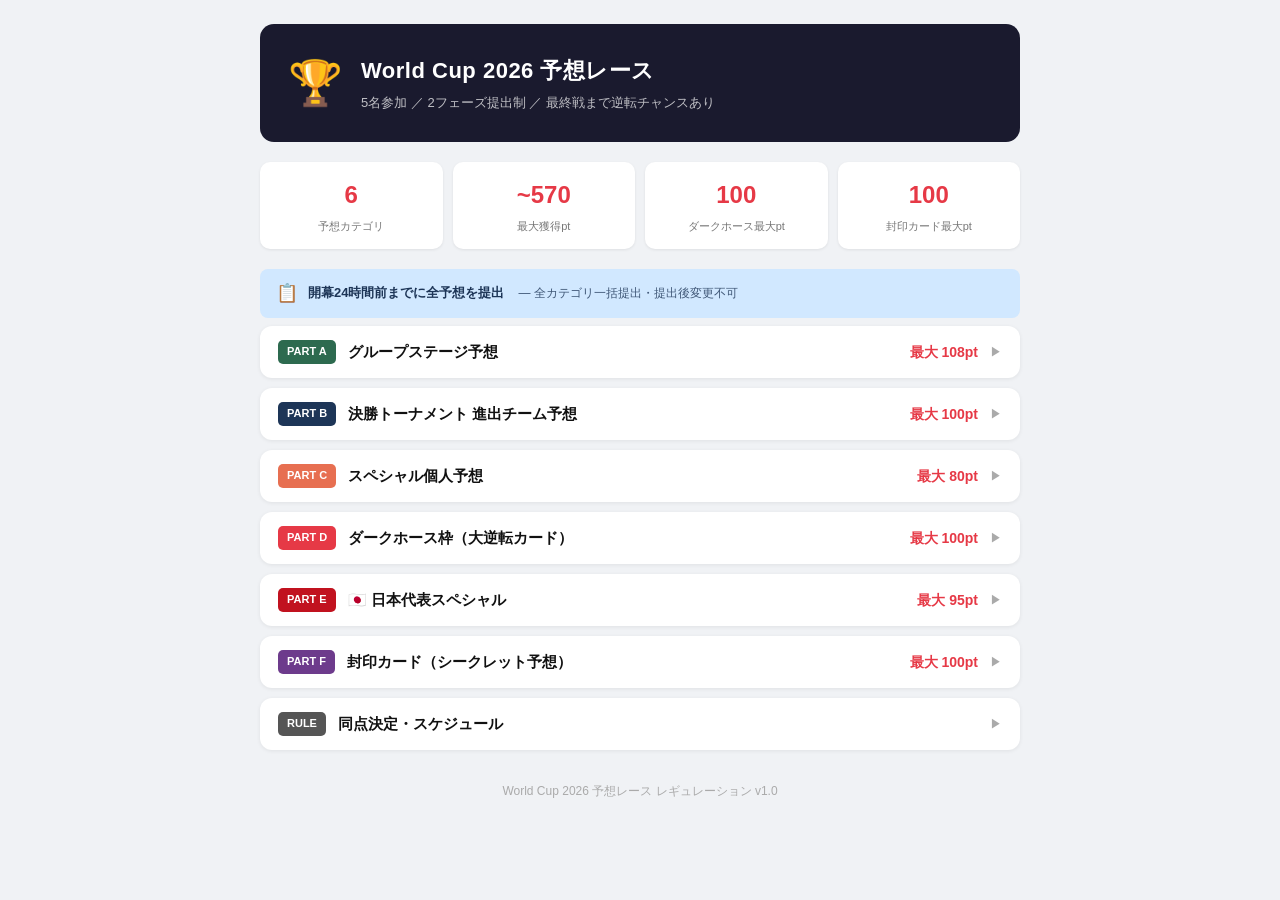
<file: wc2026_prediction_league.html>
<!DOCTYPE html>
<html lang="ja">
<head>
<meta charset="UTF-8">
<meta name="viewport" content="width=device-width, initial-scale=1.0">
<title>World Cup 2026 予想レース レギュレーション</title>
<style>
  * { box-sizing: border-box; margin: 0; padding: 0; }
  body {
    font-family: 'Helvetica Neue', Arial, sans-serif;
    background: #f0f2f5;
    color: #111;
    font-size: 15px;
    line-height: 1.6;
    padding: 24px 16px 48px;
  }
  .container { max-width: 760px; margin: 0 auto; }

  /* HEADER */
  .header {
    background: #1a1a2e;
    color: white;
    border-radius: 14px;
    padding: 24px 28px;
    margin-bottom: 20px;
    display: flex;
    align-items: center;
    gap: 18px;
  }
  .header-emoji { font-size: 44px; }
  .header-text h1 { font-size: 22px; font-weight: 800; letter-spacing: 0.5px; }
  .header-text p { font-size: 13px; opacity: 0.72; margin-top: 5px; }

  /* PHASE BANNER */
  .phase-section { margin-bottom: 10px; }
  .phase-label {
    display: flex;
    align-items: center;
    gap: 10px;
    padding: 10px 16px;
    border-radius: 8px;
    font-weight: 700;
    font-size: 13px;
    margin-bottom: 8px;
  }
  .phase-label.phase1 { background: #d1e8ff; color: #1d3557; }
  .phase-label.phase2 { background: #ffe8cc; color: #a0522d; }
  .phase-label .phase-icon { font-size: 18px; }
  .phase-label .phase-desc { font-weight: 400; font-size: 12px; opacity: 0.8; margin-left: 4px; }

  /* SUMMARY BAR */
  .summary-bar {
    display: grid;
    grid-template-columns: repeat(4, 1fr);
    gap: 10px;
    margin-bottom: 20px;
  }
  .stat-card {
    background: white;
    border-radius: 10px;
    padding: 14px 12px;
    text-align: center;
    box-shadow: 0 1px 3px rgba(0,0,0,0.08);
  }
  .stat-card .num { font-size: 24px; font-weight: 900; color: #e63946; }
  .stat-card .label { font-size: 11px; color: #777; margin-top: 3px; }

  /* PART CARD */
  .part {
    background: white;
    border-radius: 12px;
    margin-bottom: 10px;
    overflow: hidden;
    box-shadow: 0 1px 4px rgba(0,0,0,0.07);
  }
  .part-header {
    display: flex;
    align-items: center;
    gap: 12px;
    padding: 14px 18px;
    cursor: pointer;
    user-select: none;
  }
  .part-header:hover { background: #fafafa; }
  .part-badge {
    color: white;
    font-size: 11px;
    font-weight: 700;
    padding: 3px 9px;
    border-radius: 5px;
    white-space: nowrap;
  }
  .bg-green  { background: #2d6a4f; }
  .bg-blue   { background: #1d3557; }
  .bg-orange { background: #e76f51; }
  .bg-red    { background: #e63946; }
  .bg-japan  { background: #c1121f; }
  .bg-purple { background: #6d3b8c; }
  .bg-gray   { background: #555; }

  .part-title { font-weight: 700; font-size: 15px; flex: 1; }
  .part-maxpt { font-size: 14px; font-weight: 800; color: #e63946; white-space: nowrap; }
  .chevron { font-size: 12px; color: #aaa; transition: transform 0.2s; }
  .chevron.open { transform: rotate(90deg); }

  .part-body {
    display: none;
    padding: 0 18px 16px;
    border-top: 1px solid #f0f0f0;
  }
  .part-body.open { display: block; }

  /* NOTE */
  .note {
    background: #f5f5f5;
    border-left: 3px solid #1a1a2e;
    padding: 9px 13px;
    margin-top: 12px;
    font-size: 13px;
    color: #555;
    border-radius: 0 5px 5px 0;
  }
  .note.red { border-color: #e63946; background: #fff5f5; color: #c0392b; font-weight: 600; }

  /* TABLE */
  .scoring-table {
    width: 100%;
    border-collapse: collapse;
    margin-top: 14px;
    font-size: 13px;
  }
  .scoring-table th {
    background: #f5f5f5;
    padding: 8px 11px;
    text-align: left;
    font-weight: 600;
    font-size: 12px;
    color: #555;
  }
  .scoring-table td {
    padding: 8px 11px;
    border-bottom: 1px solid #f0f0f0;
    vertical-align: middle;
  }
  .scoring-table tr:last-child td { border-bottom: none; }
  .pts { font-weight: 800; color: #e63946; text-align: right; white-space: nowrap; }
  .pts-sub { font-weight: 600; color: #e76f51; text-align: right; white-space: nowrap; }

  /* DARKHOR GRID */
  .darkhor-grid {
    display: grid;
    grid-template-columns: 1fr 1fr;
    gap: 8px;
    margin-top: 14px;
  }
  .darkhor-step {
    border: 1px solid #eee;
    border-radius: 9px;
    padding: 11px 14px;
    display: flex;
    justify-content: space-between;
    align-items: center;
  }
  .darkhor-step .round { font-size: 13px; font-weight: 600; }
  .darkhor-step .cum { font-size: 12px; color: #999; }
  .darkhor-step .addpt { font-weight: 900; color: #e63946; font-size: 16px; }

  /* TIMELINE */
  .timeline { margin-top: 14px; position: relative; padding-left: 22px; }
  .timeline::before { content: ''; position: absolute; left: 8px; top: 5px; bottom: 5px; width: 2px; background: #e0e0e0; }
  .tl-item { position: relative; margin-bottom: 14px; font-size: 13px; }
  .tl-item::before { content: ''; position: absolute; left: -17px; top: 5px; width: 9px; height: 9px; border-radius: 50%; background: #1a1a2e; }
  .tl-item .tl-label { font-weight: 700; font-size: 12px; color: #e63946; }
  .tl-item .tl-desc { color: #555; }

  /* TIEBREAK */
  .tiebreak-list { margin-top: 10px; display: flex; flex-direction: column; gap: 5px; }
  .tiebreak-step {
    background: #f5f5f5;
    border-radius: 7px;
    padding: 8px 12px;
    font-size: 13px;
    display: flex;
    align-items: center;
    gap: 10px;
  }
  .tiebreak-step .num2 {
    background: #1a1a2e;
    color: white;
    border-radius: 50%;
    width: 20px; height: 20px;
    display: flex; align-items: center; justify-content: center;
    font-size: 11px; font-weight: 700;
    flex-shrink: 0;
  }

  /* SECRET BOX */
  .secret-box {
    background: linear-gradient(135deg, #1a1a2e 0%, #6d3b8c 100%);
    color: white;
    border-radius: 11px;
    padding: 18px;
    margin-top: 14px;
    text-align: center;
  }
  .secret-box h3 { font-size: 16px; margin-bottom: 7px; }
  .secret-box p { font-size: 13px; opacity: 0.85; }
  .secret-box .pts-big { font-size: 32px; font-weight: 900; color: #ffd700; margin: 8px 0; }

  /* FOOTER */
  .footer {
    text-align: center;
    color: #aaa;
    font-size: 12px;
    margin-top: 32px;
  }

  @media (max-width: 500px) {
    .summary-bar { grid-template-columns: repeat(2, 1fr); }
    .darkhor-grid { grid-template-columns: 1fr; }
    .header { flex-direction: column; text-align: center; }
  }
</style>
</head>
<body>
<div class="container">

  <!-- HEADER -->
  <div class="header">
    <div class="header-emoji">🏆</div>
    <div class="header-text">
      <h1>World Cup 2026 予想レース</h1>
      <p>5名参加 ／ 2フェーズ提出制 ／ 最終戦まで逆転チャンスあり</p>
    </div>
  </div>

  <!-- SUMMARY BAR -->
  <div class="summary-bar">
    <div class="stat-card"><div class="num">6</div><div class="label">予想カテゴリ</div></div>
    <div class="stat-card"><div class="num">~570</div><div class="label">最大獲得pt</div></div>
    <div class="stat-card"><div class="num">100</div><div class="label">ダークホース最大pt</div></div>
    <div class="stat-card"><div class="num">100</div><div class="label">封印カード最大pt</div></div>
  </div>

  <!-- ========== PHASE 1 ========== -->
  <div class="phase-section">
    <div class="phase-label phase1">
      <span class="phase-icon">📋</span>
      <span>開幕24時間前までに全予想を提出</span>
      <span class="phase-desc">— 全カテゴリ一括提出・提出後変更不可</span>
    </div>

    <!-- PART A -->
    <div class="part">
      <div class="part-header" onclick="toggle(this)">
        <span class="part-badge bg-green">PART A</span>
        <span class="part-title">グループステージ予想</span>
        <span class="part-maxpt">最大 108pt</span>
        <span class="chevron">▶</span>
      </div>
      <div class="part-body">
        <div class="note">全12グループの1位・2位チームを予想。3位通過チーム（8枠）も選択。</div>
        <table class="scoring-table">
          <thead><tr><th>条件</th><th style="text-align:right">ポイント</th></tr></thead>
          <tbody>
            <tr><td>各グループ 1位を完全正解</td><td class="pts">4pt × 12G</td></tr>
            <tr><td>各グループ 2位を完全正解</td><td class="pts">3pt × 12G</td></tr>
            <tr><td>1位・2位は当たり、順序が逆</td><td class="pts-sub">各1pt（計2pt）</td></tr>
            <tr><td>3位通過チーム（8枠）1チーム正解</td><td class="pts">3pt × 8</td></tr>
          </tbody>
        </table>
      </div>
    </div>

    <!-- PART B -->
    <div class="part">
      <div class="part-header" onclick="toggle(this)">
        <span class="part-badge bg-blue">PART B</span>
        <span class="part-title">決勝トーナメント 進出チーム予想</span>
        <span class="part-maxpt">最大 100pt</span>
        <span class="chevron">▶</span>
      </div>
      <div class="part-body">
        <div class="note">各ステージに進出するチームを開幕前に予想。同じチームを複数ステージで選べて、実際に進出するたびに累積加算！</div>
        <table class="scoring-table">
          <thead><tr><th>ステージ</th><th>予想チーム数</th><th style="text-align:right">1チーム正解</th><th style="text-align:right">ステージ最大</th></tr></thead>
          <tbody>
            <tr><td>ベスト8 進出</td><td>8チーム選択</td><td class="pts">5pt</td><td class="pts-sub">40pt</td></tr>
            <tr><td>ベスト4 進出</td><td>4チーム選択</td><td class="pts">5pt</td><td class="pts-sub">20pt</td></tr>
            <tr><td>決勝 進出（ベスト2）</td><td>2チーム選択</td><td class="pts">5pt</td><td class="pts-sub">10pt</td></tr>
            <tr><td>🏆 優勝</td><td>1チーム選択</td><td class="pts">30pt</td><td class="pts-sub">30pt</td></tr>
          </tbody>
        </table>
        <div class="note red">⚡ 例：アルゼンチンを全ステージで選んで優勝したら 5+5+5+30=<b>45pt</b> 累積！</div>
      </div>
    </div>

    <!-- PART C -->
    <div class="part">
      <div class="part-header" onclick="toggle(this)">
        <span class="part-badge bg-orange">PART C</span>
        <span class="part-title">スペシャル個人予想</span>
        <span class="part-maxpt">最大 80pt</span>
        <span class="chevron">▶</span>
      </div>
      <div class="part-body">
        <table class="scoring-table">
          <thead><tr><th>項目</th><th style="text-align:right">正解</th></tr></thead>
          <tbody>
            <tr><td>🥾 得点王（選手名を指名）</td><td class="pts">20pt</td></tr>
            <tr><td>🎯 アシスト王（選手名を指名）</td><td class="pts">20pt</td></tr>
            <tr><td>⚽ ゴールデンボール（MVP）</td><td class="pts">20pt</td></tr>
            <tr><td>🧤 最優秀GK（ゴールデングローブ）</td><td class="pts">20pt</td></tr>
          </tbody>
        </table>
      </div>
    </div>

    <!-- PART D -->
    <div class="part">
      <div class="part-header" onclick="toggle(this)">
        <span class="part-badge bg-red">PART D</span>
        <span class="part-title">ダークホース枠（大逆転カード）</span>
        <span class="part-maxpt">最大 100pt</span>
        <span class="chevron">▶</span>
      </div>
      <div class="part-body">
        <div class="note">大会直前の<strong>ブックメーカーオッズ下位24チーム</strong>から1つだけ選択。ステージが上がるごとに20ptずつ累積加算。優勝で最高100pt！</div>
        <div class="darkhor-grid">
          <div class="darkhor-step">
            <div><div class="round">ベスト16 進出</div><div class="cum">累計 20pt</div></div>
            <div class="addpt">+20</div>
          </div>
          <div class="darkhor-step">
            <div><div class="round">ベスト8 進出</div><div class="cum">累計 40pt</div></div>
            <div class="addpt">+20</div>
          </div>
          <div class="darkhor-step">
            <div><div class="round">ベスト4 進出</div><div class="cum">累計 60pt</div></div>
            <div class="addpt">+20</div>
          </div>
          <div class="darkhor-step">
            <div><div class="round">決勝 進出</div><div class="cum">累計 80pt</div></div>
            <div class="addpt">+20</div>
          </div>
          <div class="darkhor-step" style="grid-column: 1/-1; border-color: #e63946;">
            <div><div class="round">🏆 優勝！</div><div class="cum">累計 100pt</div></div>
            <div class="addpt" style="font-size: 22px;">+20</div>
          </div>
        </div>
      </div>
    </div>

    <!-- PART E -->
    <div class="part">
      <div class="part-header" onclick="toggle(this)">
        <span class="part-badge bg-japan">PART E</span>
        <span class="part-title">🇯🇵 日本代表スペシャル</span>
        <span class="part-maxpt">最大 95pt</span>
        <span class="chevron">▶</span>
      </div>
      <div class="part-body">
        <div class="note">全員必須項目。全参加者が同じ土俵で競う日本専用カテゴリ。</div>
        <table class="scoring-table">
          <thead><tr><th>項目</th><th style="text-align:right">ポイント</th></tr></thead>
          <tbody>
            <tr><td>日本の最終到達ラウンド（完全正解）</td><td class="pts">20pt</td></tr>
            <tr><td>日本チーム内得点王（選手名）</td><td class="pts">15pt</td></tr>
            <tr><td>日本の大会総ゴール数（完全一致）</td><td class="pts">15pt</td></tr>
            <tr><td>日本の大会総ゴール数（±1点）</td><td class="pts-sub">7pt</td></tr>
          </tbody>
        </table>
        <div class="note" style="margin-top:14px; border-color:#c1121f;">🎯 グループステージ 各試合スコア予想（3試合）</div>
        <table class="scoring-table">
          <thead><tr><th>条件</th><th style="text-align:right">1試合当たり</th><th style="text-align:right">3試合最大</th></tr></thead>
          <tbody>
            <tr><td>スコア完全一致（例: 2-1）</td><td class="pts">15pt</td><td class="pts-sub">45pt</td></tr>
            <tr><td>勝敗・引き分けのみ正解</td><td class="pts-sub">7pt</td><td class="pts-sub">21pt</td></tr>
          </tbody>
        </table>
      </div>
    </div>

    <!-- PART F -->
    <div class="part">
      <div class="part-header" onclick="toggle(this)">
        <span class="part-badge bg-purple">PART F</span>
        <span class="part-title">封印カード（シークレット予想）</span>
        <span class="part-maxpt">最大 100pt</span>
        <span class="chevron">▶</span>
      </div>
      <div class="part-body">
        <div class="secret-box">
          <h3>🔒 シークレット予想</h3>
          <p>開幕前に「サプライズ予想」を1つ自由記述で提出。<br>開幕前に全員でオープンして、サプライズ具合を議論しながら獲得ポイントを全員で決定！</p>
          <div class="pts-big">〜100pt</div>
          <p>例:「スペインがグループ敗退」「カナダがベスト4」</p>
        </div>
        <div class="note" style="margin-top: 12px;">配点目安：神予想 100pt ／ 超穴予想 70pt ／ 穴予想 40pt ／ やや意外 20pt（全員合意で決定）</div>
      </div>
    </div>

  </div><!-- /phase1 -->

  <!-- RULES -->
  <div class="part">
    <div class="part-header" onclick="toggle(this)">
      <span class="part-badge bg-gray">RULE</span>
      <span class="part-title">同点決定・スケジュール</span>
      <span class="part-maxpt"></span>
      <span class="chevron">▶</span>
    </div>
    <div class="part-body">
      <b style="font-size: 14px;">🏅 同点の場合の決定順</b>
      <div class="tiebreak-list">
        <div class="tiebreak-step"><div class="num2">1</div>優勝国を的中させた参加者が上位</div>
        <div class="tiebreak-step"><div class="num2">2</div>グループステージ予想（PART A）の得点が高い方が上位</div>
        <div class="tiebreak-step"><div class="num2">3</div>決勝トーナメント予想（PART B）の得点が高い方が上位</div>
      </div>

      <b style="font-size: 14px; display: block; margin-top: 20px;">📅 スケジュール</b>
      <div class="timeline">
        <div class="tl-item">
          <div class="tl-label">開幕24時間前</div>
          <div class="tl-desc">全予想の締め切り（PART A〜F 全提出）＋封印カードオープン・全員でpt決定</div>
        </div>
        <div class="tl-item">
          <div class="tl-label">グループステージ終了後</div>
          <div class="tl-desc">第1回中間順位発表（PART A確定分）</div>
        </div>
        <div class="tl-item">
          <div class="tl-label">ベスト8確定後</div>
          <div class="tl-desc">第2回中間発表（ダークホース差が顕著に）</div>
        </div>
        <div class="tl-item">
          <div class="tl-label">決勝戦当日</div>
          <div class="tl-desc">最終ポイント確定・順位発表・商品贈呈 🎉</div>
        </div>
      </div>
    </div>
  </div>

  <div class="footer">World Cup 2026 予想レース レギュレーション v1.0</div>

</div><!-- /container -->

<script>
  function toggle(header) {
    const body = header.nextElementSibling;
    const chevron = header.querySelector('.chevron');
    const isOpen = body.classList.contains('open');
    body.classList.toggle('open', !isOpen);
    chevron.classList.toggle('open', !isOpen);
  }
</script>
</body>
</html>
</file>
